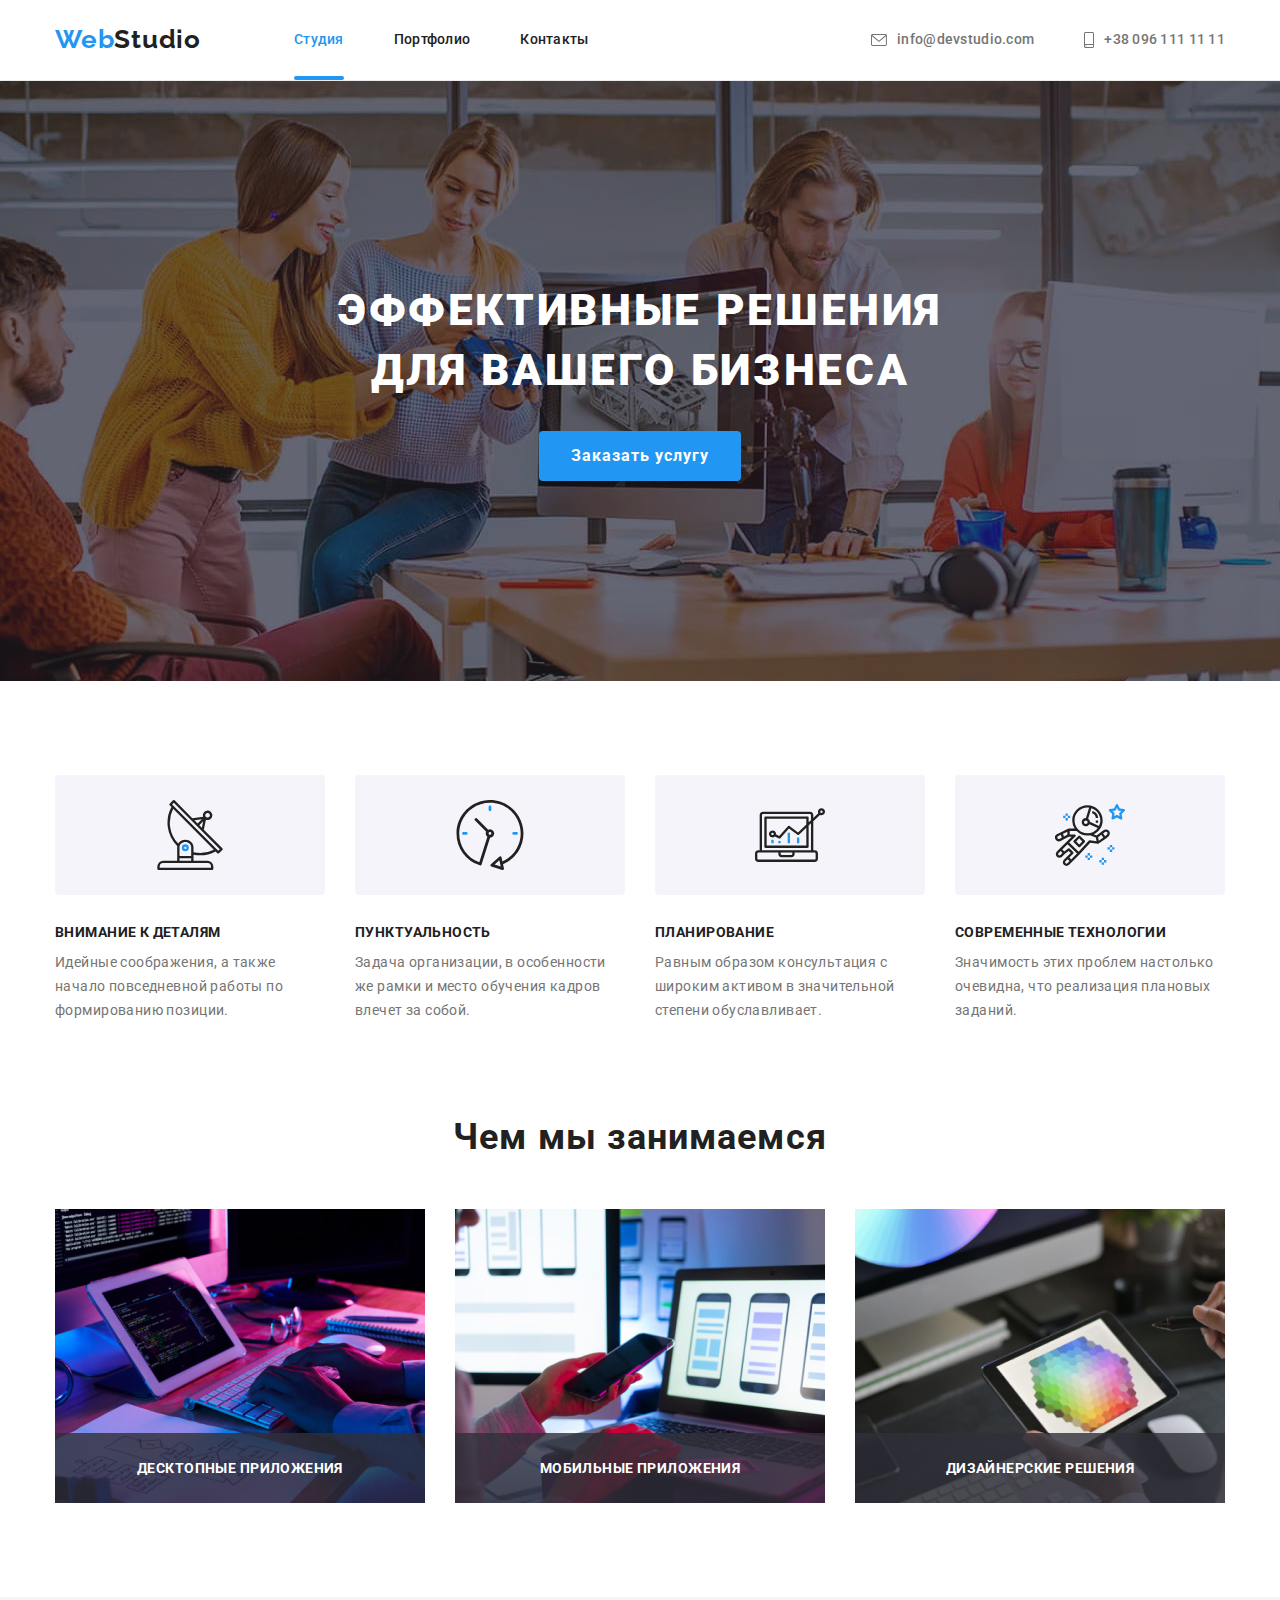
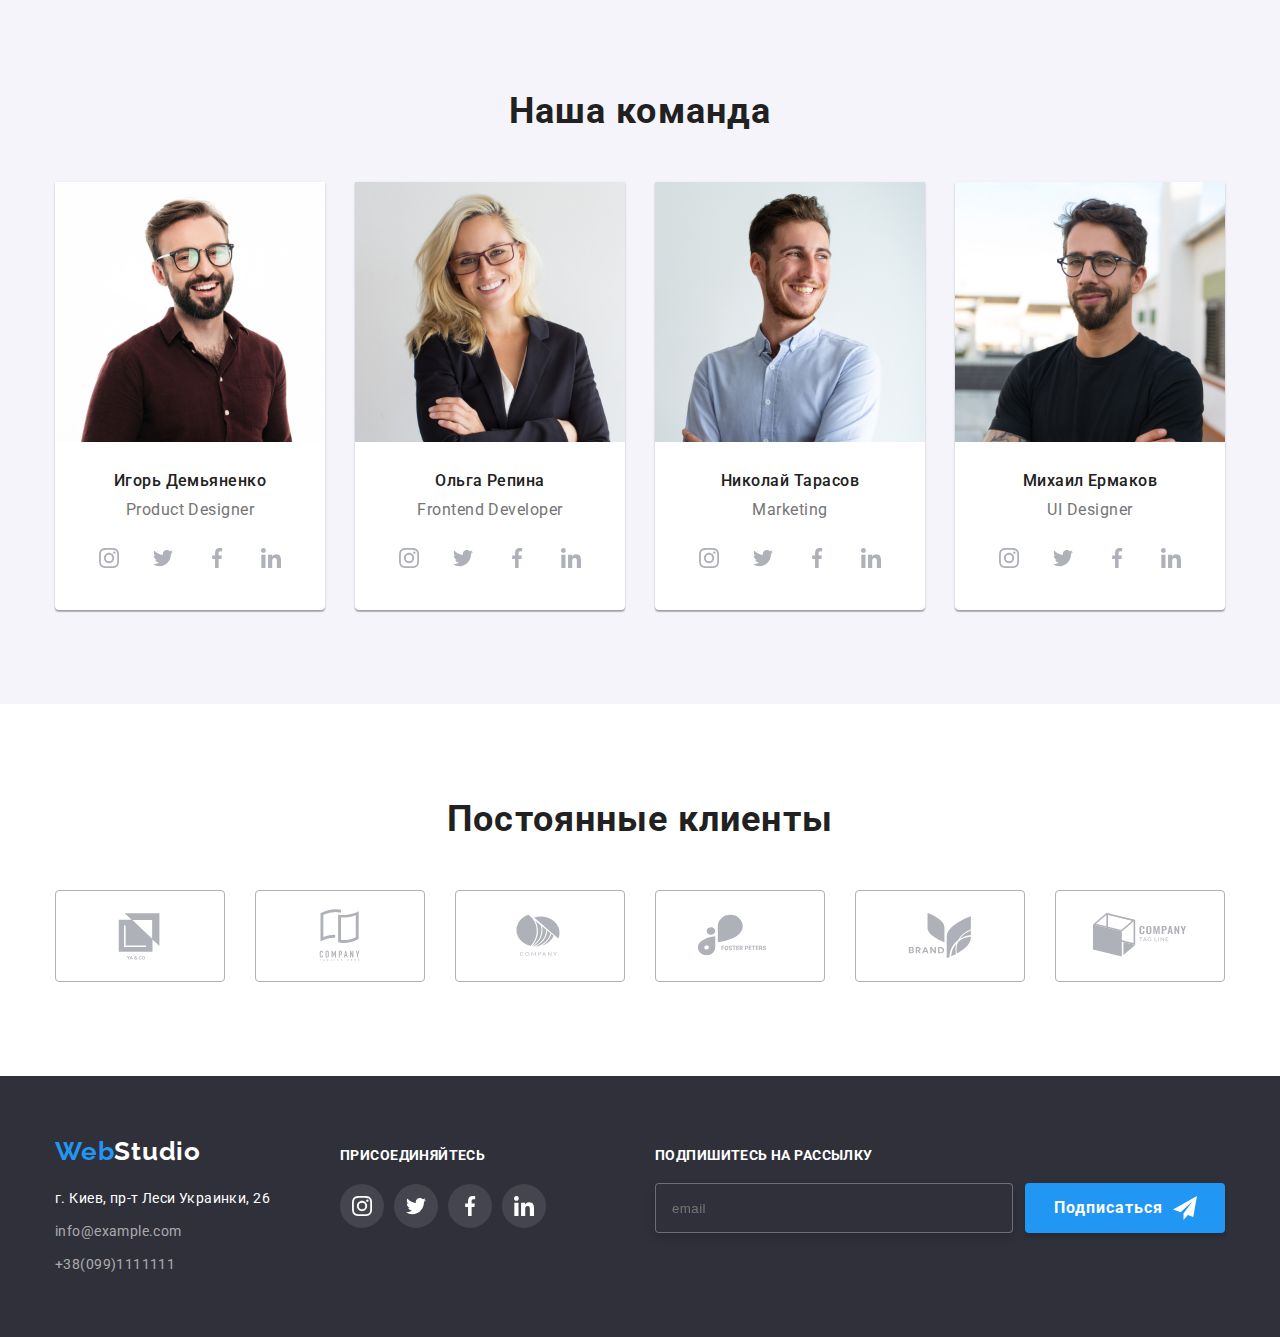
<file: index.html>
<!DOCTYPE html>
<html lang="ru">
  <head>
    <meta charset="UTF-8" />
    <meta http-equiv="X-UA-Compatible" content="IE=edge" />
    <meta name="viewport" content="width=device-width, initial-scale=1.0" />
    <title>ДЗ-7</title>
    <link rel="preconnect" href="https://fonts.googleapis.com" />
    <link rel="preconnect" href="https://fonts.gstatic.com" crossorigin />
    <link href="https://fonts.googleapis.com/css2?family=Raleway:wght@700&family=Roboto:wght@400;500;700;900&display=swap" rel="stylesheet" />
    <link
      rel="stylesheet"
      href="https://cdnjs.cloudflare.com/ajax/libs/modern-normalize/1.1.0/modern-normalize.min.css"
      integrity="sha512-wpPYUAdjBVSE4KJnH1VR1HeZfpl1ub8YT/NKx4PuQ5NmX2tKuGu6U/JRp5y+Y8XG2tV+wKQpNHVUX03MfMFn9Q=="
      crossorigin="anonymous"
      referrerpolicy="no-referrer"
    />   
    <link rel="stylesheet" href="./css/main.min.css" />
  </head>
  <body>
    <!-- Шапка сторінки-->
    <header class="header header-line">
      <div class="container header-container">
        <nav class="navigation">
          <a class="logo logo__head link" href="./index.html" lang="en">Web<span class="logo__accent">Studio</span></a>
          <ul class="list navigation__item">
            <li class="navigation__list">
              <a class="navigation__studio link line" href="./index.html">Студия </a>
            </li>
            <li class="navigation__list">
              <a class="navigation__portfo link" href="./portfolio.html">Портфолио</a>
            </li>
            <li class="navigation__list">
              <a class="navigation__contact link" href="">Контакты</a>
            </li>
          </ul>
        </nav>
        <ul class="list contacts">
          <li class="contacts__list">
            <a class="contacts__mail link" href="info@devstudio.com">
              <svg class="contacts__icon" width="16" height="12">
                <use href="./images/symbol-defs2.svg#icon-envelope-hover"></use>
              </svg>
              info@devstudio.com
            </a>
          </li>
          <li class="contacts__list">
            <a class="contacts__telefon link" href="tel:0961111111">
              <svg class="contacts__icon" width="10" height="16">
                <use href="./images/symbol-defs2.svg#icon-smartphone"></use></svg>+38 096 111 11 11</a>
          </li>
        </ul>
      </div>
    </header>
    <!--Герой-->
    <main>
      <section class="section section--background">
        <div class="container hero hero__container">
          <h1 class="hero__title">Эффективные решения для вашего бизнеса</h1>
          <button class="buttons" type="button" data-modal-open>Заказать услугу</button>
        </div>
      </section>
      <!--Особенности-->
      <section class="section">
        <div class="container features">
          <h2 class="visually-hidden  features__title">Особливості</h2>
          <ul class="features__item list">
            <li class="features__list features__list--position">
              <div class="icon icon__container">
                <svg class="icon__svg" width="70" height="70">
                  <use href="./images/symbol-defs2.svg#icon-antenna-1"></use>
                </svg>
              </div>
              <h3 class="advantage">Внимание к деталям</h3>
              <p class="advantage__description">Идейные соображения, а также начало повседневной работы по формированию позиции.</p>
            </li>
            <li class="features__list features__list--position">
              <div class="icon icon__container">
                <svg class="icon__svg" width="70" height="70">
                  <use href="./images/symbol-defs2.svg#icon-clock-1"></use>
                </svg>
              </div>
              <h3 class="advantage">Пунктуальность</h3>
              <p class="advantage__description">Задача организации, в особенности же рамки и место обучения кадров влечет за собой.</p>
            </li>
            <li class="features__list features__list--position">
              <div class="icon icon__container">
                <svg class="icon__svg" width="70" height="70">
                  <use href="./images/symbol-defs2.svg#icon-diagram-1"></use>
                </svg>
              </div>
              <h3 class="advantage">Планирование</h3>
              <p class="advantage__description">Равным образом консультация с широким активом в значительной степени обуславливает.</p>
            </li>
            <li class="features__list features__list--position">
              <div class="icon icon__container">
                <svg class="icon__svg" width="70" height="70">
                  <use href="./images/symbol-defs2.svg#icon-astronaut-1"></use>
                </svg>
              </div>
              <h3 class="advantage">Современные технологии</h3>
              <p class="advantage__description">Значимость этих проблем настолько очевидна, что реализация плановых заданий.</p>
            </li>
          </ul>
        </div>
      </section>
      <section class="section section__container">
        <div class="container">
          <h2 class="heading">Чем мы занимаемся</h2>
          <ul class="product">
            <li class="product__list">
              <img class="product__img" src="./images/img.jpg" alt="Набор текста на компе" width="370" />
              <p class="product__text">Десктопные приложения</p>
            </li>
            <li class="product__list">
              <img class="product__img" src="./images/img-1.jpg" alt="Связь телефона с комп" width="370" />
              <p class="product__text">Мобильные приложения</p>
            </li>
            <li class="product__list">
              <img class="product__img" src="./images/img-2.jpg" alt="связь с планшетом" width="370" />
              <p class="product__text">Дизайнерские решения</p>
            </li>
          </ul>
        </div>
      </section>
      <section class="team section">
        <div class="container">
          <h2 class="section__title">Наша команда</h2>
          <ul class="team__list">
            <li class="team__item">
              <img class="team__photo" src="./images/Игорь.jpg" alt="Игорь Демьяненко" width="270" height="260" />
              <div class="team__content">
                <h3 class="team__name">Игорь Демьяненко</h3>
                <p class="team__occupation" lang="en">Product Designer</p>
                <ul class="social-networks">
                  <li class="social-networks__item list">
                    <a class="social-networks__links" href="" target="_blank" aria-label="Instagram">
                      <svg class="social-networks__icon" width="20" height="20">
                        <use href="./images/symbol-defs2.svg#icon-instagram-2"></use>
                      </svg>
                    </a>
                  </li>
                  <li class="social-networks__item list">
                    <a class="social-networks__links" href="" target="_blank" aria-label="Twitter"
                      ><svg class="social-networks__icon" width="20" height="20">
                        <use href="./images/symbol-defs2.svg#icon-twitter-1"></use></svg                    ></a>
                  </li>
                  <li class="social-networks__item list">
                    <a class="social-networks__links" href="" target="_blank" aria-label="Fb">
                      <svg class="social-networks__icon" width="20" height="20">
                        <use href="./images/symbol-defs2.svg#icon-facebook-1"></use></svg                    ></a>
                  </li>
                  <li class="social-networks__item list">
                    <a class="social-networks__links" href="" target="_blank" aria-label="In"
                      ><svg class="social-networks__icon" width="20" height="20">
                        <use href="./images/symbol-defs2.svg#icon-linkedin-1"></use>
                      </svg>
                    </a>
                  </li>
                </ul>
              </div>
            </li>
            <li class="team__item">
              <img class="team__photo" src="./images/Ольга.jpg" alt="Ольга Репина" width="270" height="260" />
              <div class="team__content">
                <h3 class="team__name">Ольга Репина</h3>
                <p class="team__occupation" lang="en">Frontend Developer</p>
                <ul class="social-networks">
                  <li class="social-networks__item list">
                    <a class="social-networks__links" href="" target="_blank" aria-label="Instagram">
                      <svg class="social-networks__icon" width="20" height="20">
                        <use href="./images/symbol-defs2.svg#icon-instagram-2"></use>
                      </svg>
                    </a>
                  </li>
                  <li class="social-networks__item list">
                    <a class="social-networks__links" href="" target="_blank" aria-label="Twitter"
                      ><svg class="social-networks__icon" width="20" height="20">
                        <use href="./images/symbol-defs2.svg#icon-twitter-1"></use></svg                    ></a>
                  </li>
                  <li class="social-networks__item list">
                    <a class="social-networks__links" href="" target="_blank" aria-label="Fb">
                      <svg class="social-networks__icon" width="20" height="20">
                        <use href="./images/symbol-defs2.svg#icon-facebook-1"></use></svg                    ></a>
                  </li>
                  <li class="social-networks__item list">
                    <a class="social-networks__links" href="" target="_blank" aria-label="In"
                      ><svg class="social-networks__icon" width="20" height="20">
                        <use href="./images/symbol-defs2.svg#icon-linkedin-1"></use>
                      </svg>
                    </a>
                  </li>
                </ul>
              </div>
            </li>
            <li class="team__item">
              <img class="team__photo" src="./images/Николай.jpg" alt="Николай Тарасов" width="270" height="260" />
              <div class="team__content">
                <h3 class="team__name">Николай Тарасов</h3>
                <p class="team__occupation" lang="en">Marketing</p>
                <ul class="social-networks">
                  <li class="social-networks__item list">
                    <a class="social-networks__links" href="" target="_blank" aria-label="Instagram">
                      <svg class="social-networks__icon" width="20" height="20">
                        <use href="./images/symbol-defs2.svg#icon-instagram-2"></use>
                      </svg>
                    </a>
                  </li>
                  <li class="social-networks__item list">
                    <a class="social-networks__links" href="" target="_blank" aria-label="Twitter"
                      ><svg class="social-networks__icon" width="20" height="20">
                        <use href="./images/symbol-defs2.svg#icon-twitter-1"></use></svg></a>
                  </li>
                  <li class="social-networks__item list">
                    <a class="social-networks__links" href="" target="_blank" aria-label="Fb">
                      <svg class="social-networks__icon" width="20" height="20">
                        <use href="./images/symbol-defs2.svg#icon-facebook-1"></use></svg></a>
                  </li>
                  <li class="social-networks__item list">
                    <a class="social-networks__links" href="" target="_blank" aria-label="In"
                      ><svg class="social-networks__icon" width="20" height="20">
                        <use href="./images/symbol-defs2.svg#icon-linkedin-1"></use>
                      </svg>
                    </a>
                  </li>
                </ul>
              </div>
            </li>
            <li class="team__item">
              <img class="team__photo" src="./images/Михаил.jpg" alt="Михаил Ермаков" width="270" height="260" />
              <div class="team__content">
                <h3 class="team__name">Михаил Ермаков</h3>
                <p class="team__occupation" lang="en">UI Designer</p>
                <ul class="social-networks">
                  <li class="social-networks__item list">
                    <a class="social-networks__links" href="" target="_blank" aria-label="Instagram">
                      <svg class="social-networks__icon" width="20" height="20">
                        <use href="./images/symbol-defs2.svg#icon-instagram-2"></use>
                      </svg>
                    </a>
                  </li>
                  <li class="social-networks__item list">
                    <a class="social-networks__links" href="" target="_blank" aria-label="Twitter"
                      ><svg class="social-networks__icon" width="20" height="20">
                        <use href="./images/symbol-defs2.svg#icon-twitter-1"></use></svg></a>
                  </li>
                  <li class="social-networks__item list">
                    <a class="social-networks__links" href="" target="_blank" aria-label="Fb">
                      <svg class="social-networks__icon" width="20" height="20">
                        <use href="./images/symbol-defs2.svg#icon-facebook-1"></use></svg></a>
                  </li>
                  <li class="social-networks__item list">
                    <a class="social-networks__links" href="" target="_blank" aria-label="In"
                      ><svg class="social-networks__icon" width="20" height="20">
                        <use href="./images/symbol-defs2.svg#icon-linkedin-1"></use>
                      </svg>
                    </a>
                  </li>
                </ul>
              </div>
            </li>
          </ul>
        </div>
      </section>
      <!-- Постоянные клиенты -->
      <section class="section">
        <div class="container clients">
          <h2 class="clients__text">Постоянные клиенты</h2>
          <ul class="clients__content list">
            <li class="clients__list link">
              <a class="clients__link" href="">
                <svg class="clients__logo" width="106" height="60">
                  <use href="./images/symbol-defs2.svg#icon-Logo-1"></use>
                </svg>
              </a>
            </li>
            <li class="clients__list link">
              <a class="clients__link" href="">
                <svg class="clients__logo" width="106" height="60">
                  <use href="./images/symbol-defs2.svg#icon-Logo-2"></use>
                </svg>
              </a>
            </li>
            <li class="clients__list link">
              <a class="clients__link" href="">
                <svg class="clients__logo" width="106" height="60">
                  <use href="./images/symbol-defs2.svg#icon-Logo-3"></use>
                </svg>
              </a>
            </li>
            <li class="clients__list link">
              <a class="clients__link" href="">
                <svg class="clients__logo" width="106" height="60">
                  <use href="./images/symbol-defs2.svg#icon-Logo-4"></use>
                </svg>
              </a>
            </li>
            <li class="clients__list link">
              <a class="clients__link" href="">
                <svg class="clients__logo" width="106" height="60">
                  <use href="./images/symbol-defs2.svg#icon-Logo-5"></use>
                </svg>
              </a>
            </li>
            <li class="clients__list link">
              <a class="clients__link" href="">
                <svg class="clients__logo" width="106" height="60">
                  <use href="./images/symbol-defs2.svg#icon-Logo-6"></use>
                </svg>
              </a>
            </li>
          </ul>
        </div>
      </section>
    </main>
    <!--нижній колонтитул-->
    <footer class="page-footer">
      <div class="container page-footer__container">
        <div class="page-footer__pane">
          <a class="logo logo__bottom link" href="./index.html" lang="en">Web<span class="logo logo__bottom--accent">Studio</span></a>
          <address class="page-footer-address">
            <ul class="page-footer-address__list">
              <li class="page-footer-address__name">г. Киев, пр-т Леси Украинки, 26</li>
              <li class="page-footer-address__name">
                <a class="page-footer-address__mail link" href="info@example.com">info@example.com</a>
              </li>
              <li class="page-footer-address__name">
                <a class="page-footer-address__phone link" href="+380991111111">+38(099)1111111</a>
              </li>
            </ul>
          </address>
        </div>
        <div class="accede">
          <p class="accede__text">ПРИСОЕДИНЯЙТЕСЬ</p>
          <ul class="accede__social">
            <li class="accede__list list">
              <a class="accede__link" href="" target="_blank" aria-label="Instagram">
                <svg class="accede__icon" width="20" height="20">
                  <use href="./images/symbol-defs2.svg#icon-instagram-2"></use>
                </svg>
              </a>
            </li>
            <li class="accede__list list">
              <a class="accede__link" href="" target="_blank" aria-label="Twitter"
                ><svg class="accede__icon" width="20" height="20">
                  <use href="./images/symbol-defs2.svg#icon-twitter-1"></use></svg></a>
            </li>
            <li class="accede__list list">
              <a class="accede__link" href="" target="_blank" aria-label="Fb">
                <svg class="accede__icon" width="20" height="20">
                  <use href="./images/symbol-defs2.svg#icon-facebook-1"></use></svg></a>
            </li>
            <li class="accede__list list">
              <a class="accede__link" href="" target="_blank" aria-label="In"
                ><svg class="accede__icon" width="20" height="20">
                  <use href="./images/symbol-defs2.svg#icon-linkedin-1"></use>
                </svg>
              </a>
            </li>
          </ul>
        </div>
        <div class="subscribe">
          <p class="subscribe__text">ПОДПИШИТЕСЬ НА РАССЫЛКУ</p>
          <form class="subscribe__mode">
            <input class="subscribe__input" type="email" name="email-footer" placeholder="email" autocomplete="on" />
            <button class="subscribe-buttons" type="submit">
              Подписаться
              <svg class="subscribe-buttons__icon" width="24" height="24">
                <use href="./images/symbol-defs.svg#icon-icon-send"></use>
              </svg>
            </button>
          </form>
        </div>
      </div>
    </footer>
    <!--модальне вікно-->
    <div class="backdrop is-hidden" data-modal>
      <div class="modal">
        <button class="btn-modal-close" data-modal-close>
          <svg width="18" height="18">
            <use href="./images/symbol-defs.svg#icon-close-black-18dp-2-1"></use>
          </svg>
        </button>
        <form class="modal-form">
          <p class="contact-modal">Оставьте свои данные, мы вам перезвоним</p>
          <label class="username-label"> Имя</label>
          <div class="username">
            <input type="text" name="username" autofocus class="username-input" required />
            <svg class="username-svg" width="18" height="18">
              <use href="./images/symbol-defs.svg#icon---18dp-1"></use>
            </svg>
          </div>
          <label class="username-label">Телефон</label>
          <div class="username">
            <input type="tel" name="tel"  class="username-input" />
            <svg class="username-svg" width="18" height="18">
              <use href="./images/symbol-defs.svg#icon-phone-black-18dp-1"></use>
            </svg>
          </div>
          <label class="username-label">Пошта</label>
          <div class="username">
            <input class="username-input" type="email" name="email"/>
            <svg class="username-svg" width="18" height="18">
              <use href="./images/symbol-defs.svg#icon-email-black-18dp-1"></use>
            </svg>
          </div>          
          <label class="username-label"> Коментарий </label>
          <textarea class="textarea-user" name="feedback" rows="5" placeholder="Введите текст"></textarea>
          <label class="label-checkbox">
            <input class="checkbox visually-hidden" type="checkbox" name="conditions" />
            <svg class="custome-icon" width="16" height="15">
              <use href="./images/symbol-defs.svg#icon-Vector"></use>
            </svg>
            Соглашаюсь с рассылкой и принимаю
            <a class="document" href=""> Условия договора</a>
          </label>
          <button class="button-modal" type="submit">Отправить</button>
        </form>
      </div>
    </div>
    <script src="./js/modal.js"></script>
  </body>
</html>
</file>
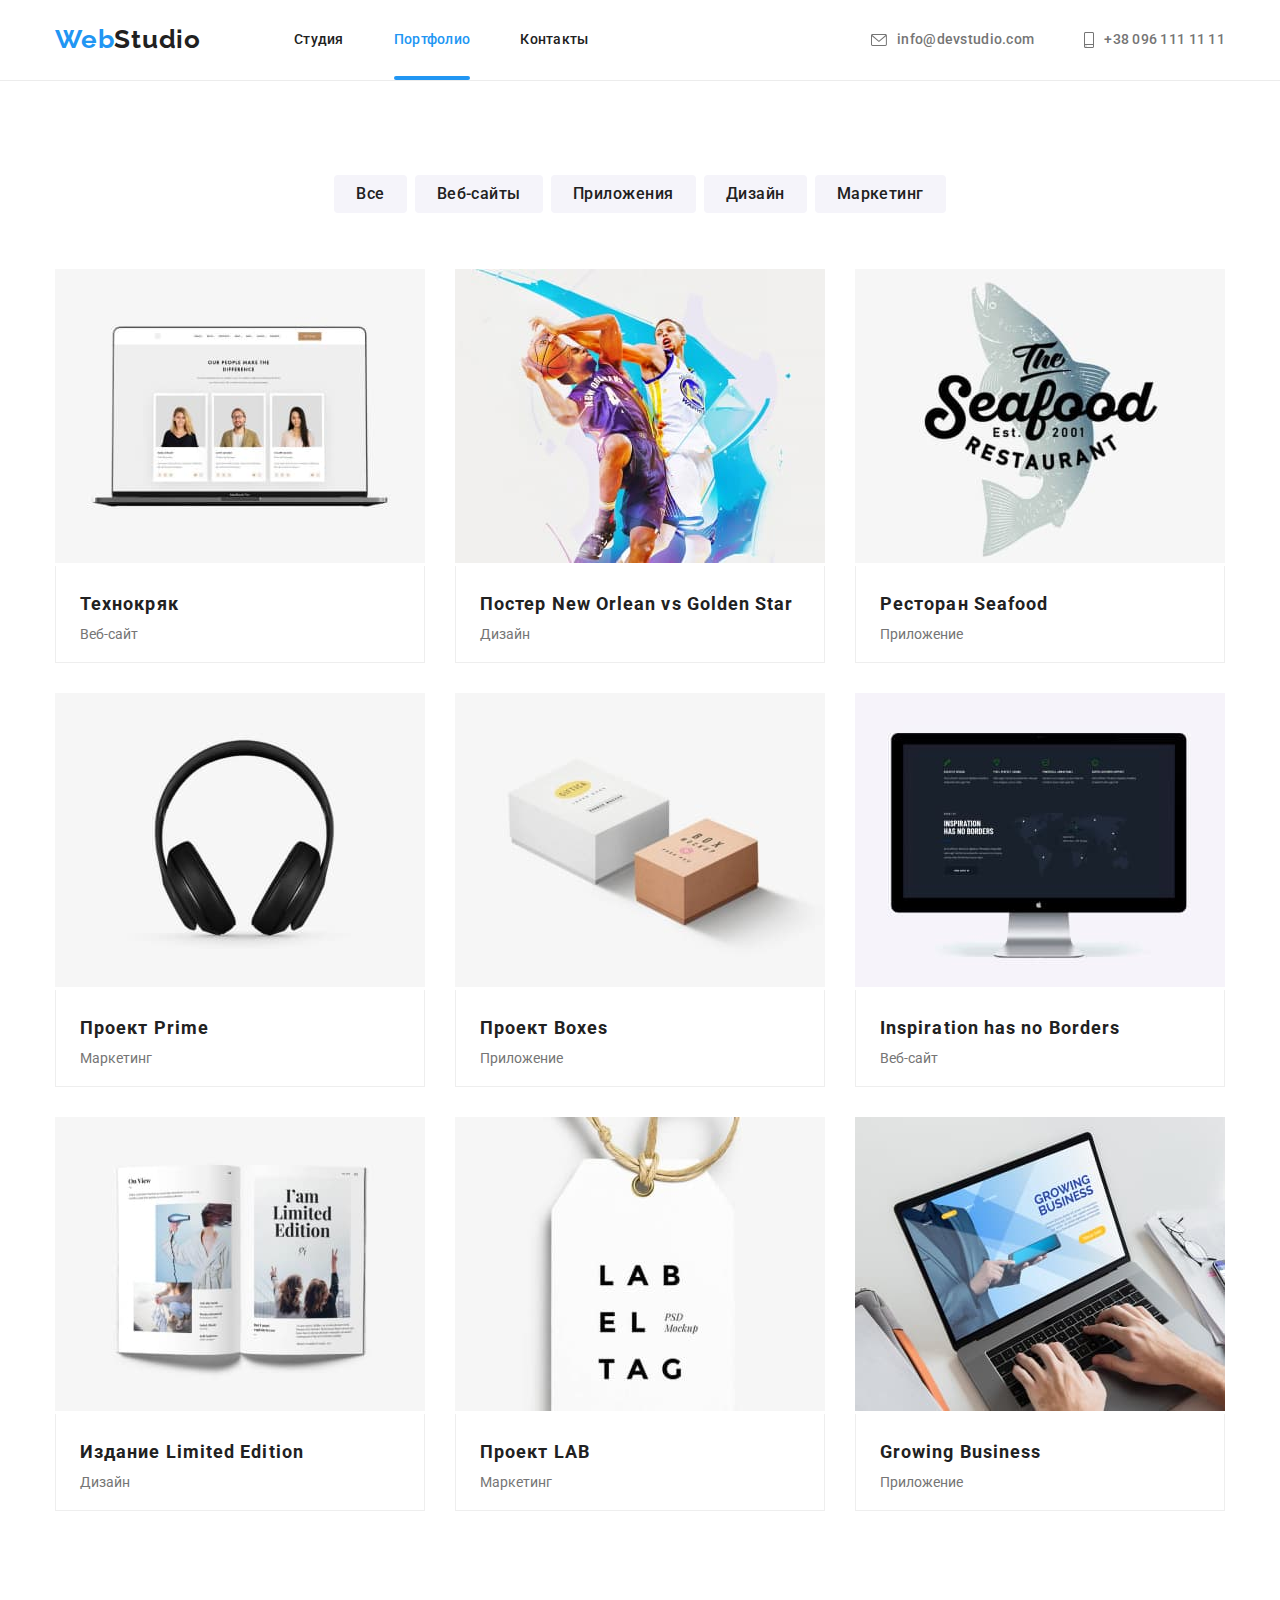
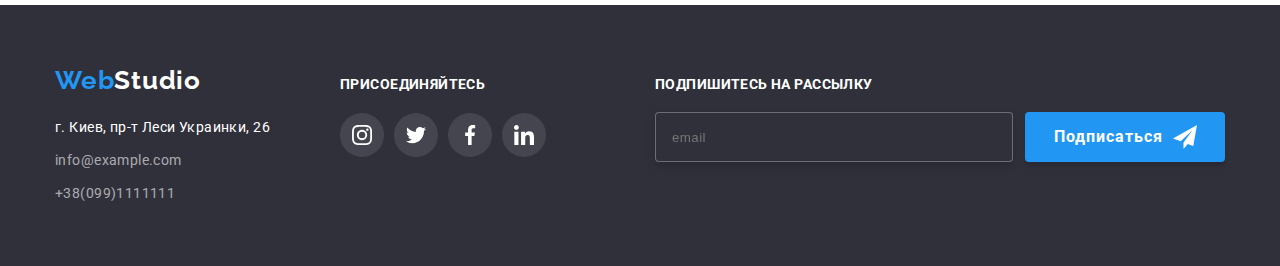
<file: portfolio.html>
<!DOCTYPE html>
<html lang="ru">

<head>
  <meta charset="UTF-8" />
  <meta http-equiv="X-UA-Compatible" content="IE=edge" />
  <meta name="viewport" content="width=device-width, initial-scale=1.0" />
  <title>ДЗ-7</title>
  <link rel="preconnect" href="https://fonts.googleapis.com" />
  <link rel="preconnect" href="https://fonts.gstatic.com" crossorigin />
  <link href="https://fonts.googleapis.com/css2?family=Raleway:wght@700&family=Roboto:wght@400;500;700;900&display=swap"
    rel="stylesheet" />
  <link rel="stylesheet" href="https://cdnjs.cloudflare.com/ajax/libs/modern-normalize/1.1.0/modern-normalize.min.css"
    integrity="sha512-wpPYUAdjBVSE4KJnH1VR1HeZfpl1ub8YT/NKx4PuQ5NmX2tKuGu6U/JRp5y+Y8XG2tV+wKQpNHVUX03MfMFn9Q=="
    crossorigin="anonymous" referrerpolicy="no-referrer" />  
  <link rel="stylesheet" href="./css/main.min.css" />
</head>
<body>
  <!-- Шапка сторінки-->
  <header class="header header-line">
    <div class="container header-container">
      <nav class="navigation">
        <a class="logo logo__head link" href="./index.html" lang="en">Web<span class="logo__accent">Studio</span></a>
        <ul class="list navigation__item">
          <li class="navigation__list">
            <a class="navigation__studio--noaccent link" href="./index.html">Студия</a>
          </li>
          <li class="navigation__list">
            <a class="navigation__portfo--accent link line" href="./portfolio.html">Портфолио</a>
          </li>
          <li class="navigation__list">
            <a class="navigation__contact link" href="">Контакты</a>
          </li>
        </ul>
      </nav>
      <ul class="list contacts">
        <li class="contacts__list">
          <a class="contacts__mail link" href="info@devstudio.com">
            <svg class="contacts__icon" width="16" height="12">
              <use href="./images/symbol-defs2.svg#icon-envelope-hover"></use>
            </svg>
            info@devstudio.com
          </a>
        </li>
        <li class="contacts__list">
          <a class="contacts__telefon link" href="tel:0961111111">
            <svg class="contacts__icon" width="10" height="16">
              <use href="./images/symbol-defs2.svg#icon-smartphone"></use>
            </svg>
            +38 096 111 11 11</a>
        </li>
      </ul>
    </div>
  </header>
  <!--Герой-->
  <main>
    <section class="section">
      <div class="container">
        <h1 class="services visually-hidden">Услуги</h1>
        <ul class="list services__buttons">
          <li class="buttons-list">
            <button class="buttons-portfolio link" type="button">Все</button>
          </li>
          <li class="buttons-list">
            <button class="buttons-portfolio" type="button">Веб-сайты</button>
          </li>
          <li class="buttons-list">
            <button class="buttons-portfolio" type="button">
              Приложения
            </button>
          </li>
          <li class="buttons-list">
            <button class="buttons-portfolio" type="button">Дизайн</button>
          </li>
          <li class="buttons-list">
            <button class="buttons-portfolio" type="button">Маркетинг</button>
          </li>
        </ul>
        <ul class="services-card">
          <li class="services-card__list">
            <a class="services-card__links link" href="./portfolio.html">
              <div class="overlay">
                <img src="./images/img.portfolio/Технокряк.jpg" alt="Технокряк" width="370" height="294" />
                <div class="services-overlay">
                  <p>
                    Ресурс предлагает комплексные предложения с разным уровнем
                    функционала и сервисов. Все это позволит посетителю
                    получить исчерпывающие сведения о компании или частном
                    лице.
                  </p>
                </div>
              </div>
              <div class="services-text">
                <h2 class="services-text__name">Технокряк</h2>
                <p class="services-text__type">Bеб-сайт</p>
              </div>
            </a>
          </li>
          <li class="services-card__list">
            <a class="services-card__links link" href="./portfolio.html">
              <div class="overlay">
                <img src="./images/img.portfolio/ПостерNewOrlea.jpg" alt="Постер New Orlean vs Golden Star" width="370"
                  height="294" />
                <div class="services-overlay">
                  <p>
                    Ресурс предлагает комплексные предложения с разным уровнем
                    функционала и сервисов. Все это позволит посетителю
                    получить исчерпывающие сведения о компании или частном
                    лице.
                  </p>
                </div>
              </div>
              <div class="services-text">
                <h2 class="services-text__name">
                  Постер <span lang="en"> New Orlean vs Golden Star</span>
                </h2>
                <p class="services-text__type">Дизайн</p>
              </div>
            </a>
          </li>
          <li class="services-card__list">
            <a class="services-card__links link" href="./portfolio.html">
              <div class="overlay">
                <img src="./images/img.portfolio/РесторанSeafood.jpg" alt="Ресторан
            Seafood" width="370" height="294" />
                <div class="services-overlay">
                  <p>
                    Ресурс предлагает комплексные предложения с разным уровнем
                    функционала и сервисов. Все это позволит посетителю
                    получить исчерпывающие сведения о компании или частном
                    лице.
                  </p>
                </div>
              </div>
              <div class="services-text">
                <h2 class="services-text__name">
                  Ресторан <span lang="en"> Seafood</span>
                </h2>
                <p class="services-text__type">Приложение</p>
              </div>
            </a>
          </li>
          <li class="services-card__list">
            <a class="services-card__links link" href="./portfolio.html">
              <div class="overlay">
                <img src="./images/img.portfolio/ПроектPrime.jpg" alt="Проект Prime" width="370" height="294" />
                <div class="services-overlay">
                  <p>
                    Ресурс предлагает комплексные предложения с разным уровнем
                    функционала и сервисов. Все это позволит посетителю
                    получить исчерпывающие сведения о компании или частном
                    лице.
                  </p>
                </div>
              </div>
              <div class="services-text">
                <h2 class="services-text__name">
                  Проект <span lang="en"> Prime</span>
                </h2>
                <p class="services-text__type">Маркетинг</p>
              </div>
            </a>
          </li>
          <li class="services-card__list">
            <a class="services-card__links link" href="./portfolio.html">
              <div class="overlay">
                <img src="./images/img.portfolio/ПроектBoxes.jpg" alt="Проект Boxes" width="370" height="294" />
                <div class="services-overlay">
                  <p>
                    Ресурс предлагает комплексные предложения с разным уровнем
                    функционала и сервисов. Все это позволит посетителю
                    получить исчерпывающие сведения о компании или частном
                    лице.
                  </p>
                </div>
              </div>
              <div class="services-text">
                <h2 class="services-text__name">
                  Проект <span lang="en"> Boxes</span>
                </h2>
                <p class="services-text__type">Приложение</p>
              </div>
            </a>
          </li>
          <li class="services-card__list">
            <a class="services-card__links link" href="./portfolio.html">
              <div class="overlay">
                <img src="./images/img.portfolio/InspirationhasnoBorders.jpg" alt="Inspiration has no Borders"
                  width="370" height="294" />
                <div class="services-overlay">
                  <p>
                    Ресурс предлагает комплексные предложения с разным уровнем
                    функционала и сервисов. Все это позволит посетителю
                    получить исчерпывающие сведения о компании или частном
                    лице.
                  </p>
                </div>
              </div>
              <div class="services-text">
                <h2 class="services-text__name">
                  <span lang="en"> Inspiration has no Borders </span>
                </h2>
                <p class="services-text__type">Bеб-сайт</p>
              </div>
            </a>
          </li>
          <li class="services-card__list">
            <a class="services-card__links link" href="./portfolio.html">
              <div class="overlay">
                <img src="./images/img.portfolio/ИзданиеLimitedEdition.jpg" alt="Издание Limited Edition" width="370"
                  height="294" />
                <div class="services-overlay">
                  <p>
                    Ресурс предлагает комплексные предложения с разным уровнем
                    функционала и сервисов. Все это позволит посетителю
                    получить исчерпывающие сведения о компании или частном
                    лице.
                  </p>
                </div>
              </div>
              <div class="services-text">
                <h2 class="services-text__name">
                  Издание <span lang="en"> Limited Edition</span>
                </h2>
                <p class="services-text__type">Дизайн</p>
              </div>
            </a>
          </li>
          <li class="services-card__list">
            <a class="services-card__links link" href="./portfolio.html">
              <div class="overlay">
                <img src="./images/img.portfolio/ПроектLAB.jpg" alt="Проект LAB" width="370" height="294" />
                <div class="services-overlay">
                  <p>
                    Ресурс предлагает комплексные предложения с разным уровнем
                    функционала и сервисов. Все это позволит посетителю
                    получить исчерпывающие сведения о компании или частном
                    лице.
                  </p>
                </div>
              </div>
              <div class="services-text">
                <h2 class="services-text__name">
                  Проект <span lang="en"> LAB</span>
                </h2>
                <p class="services-text__type">Маркетинг</p>
              </div>
            </a>
          </li>
          <li class="services-card__list">
            <a class="services-card__links link" href="./portfolio.html">
              <div class="overlay">
                <img src="./images/img.portfolio/GrowingBusiness.jpg" alt="Growing
            Business" width="370" height="294" />
                <div class="services-overlay">
                  <p class="overlay-p">
                    Ресурс предлагает комплексные предложения с разным уровнем
                    функционала и сервисов. Все это позволит посетителю
                    получить исчерпывающие сведения о компании или частном
                    лице.
                  </p>
                </div>
              </div>
              <div class="services-text">
                <h2 class="services-text__name">
                  <span lang="en"> Growing Business</span>
                </h2>
                <p class="services-text__type">Приложение</p>
              </div>
            </a>
          </li>
        </ul>
      </div>
    </section>
  </main>
  <!--нижній колонтитул-->
  <footer class="page-footer">
    <div class="container page-footer__container">
      <div class="page-footer__pane">
        <a class="logo logo__bottom link" href="./index.html" lang="en">Web<span
            class="logo logo__bottom--accent">Studio</span></a>
        <address class="page-footer-address">
          <ul class="page-footer-address__list">
            <li class="page-footer-address__name">г. Киев, пр-т Леси Украинки, 26</li>
            <li class="page-footer-address__name">
              <a class="page-footer-address__mail link" href="info@example.com">info@example.com</a>
            </li>
            <li class="page-footer-address__name">
              <a class="page-footer-address__phone link" href="+380991111111">+38(099)1111111</a>
            </li>
          </ul>
        </address>
      </div>
      <div class="accede">
        <p class="accede__text">ПРИСОЕДИНЯЙТЕСЬ</p>
        <ul class="accede__social">
          <li class="accede__list list">
            <a class="accede__link" href="" target="_blank" aria-label="Instagram">
              <svg class="accede__icon" width="20" height="20">
                <use href="./images/symbol-defs2.svg#icon-instagram-2"></use>
              </svg>
            </a>
          </li>
          <li class="accede__list list">
            <a class="accede__link" href="" target="_blank" aria-label="Twitter"><svg class="accede__icon" width="20"
                height="20">
                <use href="./images/symbol-defs2.svg#icon-twitter-1"></use>
              </svg></a>
          </li>
          <li class="accede__list list">
            <a class="accede__link" href="" target="_blank" aria-label="Fb">
              <svg class="accede__icon" width="20" height="20">
                <use href="./images/symbol-defs2.svg#icon-facebook-1"></use>
              </svg></a>
          </li>
          <li class="accede__list list">
            <a class="accede__link" href="" target="_blank" aria-label="In"><svg class="accede__icon" width="20"
                height="20">
                <use href="./images/symbol-defs2.svg#icon-linkedin-1"></use>
              </svg>
            </a>
          </li>
        </ul>
      </div>
      <div class="subscribe">
        <p class="subscribe__text">ПОДПИШИТЕСЬ НА РАССЫЛКУ</p>
        <form class="subscribe__mode">
          <input class="subscribe__input" type="email" name="email-footer" placeholder="email" autocomplete="on" />
          <button class="subscribe-buttons" type="submit">
            Подписаться
            <svg class="subscribe-buttons__icon" width="24" height="24">
              <use href="./images/symbol-defs.svg#icon-icon-send"></use>
            </svg>
          </button>
        </form>
      </div>
    </div>
  </footer>
</body>
</html>
</file>
<file: css/main.min.css>
:root{--primary-text-color: #757575;--primary-text-second-color: #212121;--accent-color: #2196f3;--second-accent-color: #188ce8;--background-color: #ffffff;--background-second-color: #2f303a;--background-light-icon: #f5f4fa;--icon-color: #afb1b8;--icon-background-color: rgba(255, 255, 255, 0.1);--background-modal: rgba(0, 0, 0, 0.2);--header-line: #ececec}*,*::before,*::after{-webkit-box-sizing:border-box;box-sizing:border-box}.visually-hidden{color:var(--background-color);position:absolute;width:1px;height:1px;margin:-1px;border:0;padding:0;white-space:nowrap;-webkit-clip-path:inset(100%);clip-path:inset(100%);clip:rect(0 0 0 0);overflow:hidden}body{-webkit-box-align:center;-ms-flex-align:center;align-items:center;margin:0;font-family:Roboto;font-size:14px;color:var(--primary-text-color)}.header-container{display:-webkit-box;display:-ms-flexbox;display:flex;-webkit-box-align:center;-ms-flex-align:center;align-items:center}.link{text-decoration:none}.list{list-style:none;-webkit-transition-property:color;transition-property:color;-webkit-transition-duration:250ms;transition-duration:250ms;-webkit-transition-timing-function:cubic-bezier(0.4, 0, 0.2, 1);transition-timing-function:cubic-bezier(0.4, 0, 0.2, 1)}.list:hover .list:focus{color:var(--accent-colorw)}.container{width:1200px;padding-right:15px;padding-left:15px;margin-right:auto;margin-left:auto}.section{padding-top:94px;padding-bottom:94px;margin:auto}.section--background{background:var(--background-second-color);padding-top:200px;padding-bottom:200px;height:600px;max-width:1600px;margin-left:auto;margin-right:auto;background-image:-webkit-gradient(linear, left top, right top, from(rgba(47,48,58,0.4)), to(rgba(47,48,58,0.4))),url(../images/comanda.jpg);background-image:linear-gradient(to right, rgba(47,48,58,0.4), rgba(47,48,58,0.4)),url(../images/comanda.jpg);background-position:center;background-repeat:no-repeat}.logo{font-family:'Raleway';font-style:normal;font-weight:700;font-size:26px;line-height:1.19;letter-spacing:0.03em;color:var(--accent-color)}.logo__head{padding-top:24px;padding-bottom:25px;margin-right:93px}.logo__accent{color:var(--primary-text-second-color)}.logo__bottom{display:block;margin-bottom:20px}.logo__bottom--accent{color:var(--background-color)}.social-networks{display:-webkit-box;display:-ms-flexbox;display:flex;-webkit-box-pack:center;-ms-flex-pack:center;justify-content:center;margin:0;padding:0}.social-networks__links{padding:0;margin:0;display:-webkit-box;display:-ms-flexbox;display:flex;-webkit-box-pack:center;-ms-flex-pack:center;justify-content:center;-webkit-box-align:center;-ms-flex-align:center;align-items:center;width:44px;height:44px;background-color:var(--background-color);border-radius:50%;-webkit-transition-property:background-color;transition-property:background-color;-webkit-transition-duration:250ms;transition-duration:250ms;-webkit-transition-timing-function:cubic-bezier(0.4, 0, 0.2, 1);transition-timing-function:cubic-bezier(0.4, 0, 0.2, 1)}.social-networks__links:hover,.social-networks__links:focus{background-color:var(--accent-color)}.social-networks__item:not(:last-child){margin-right:10px}.social-networks__icon{fill:var(--icon-color)}.social-networks__links .social-networks__icon{-webkit-transition-property:fill;transition-property:fill;-webkit-transition-duration:250ms;transition-duration:250ms;-webkit-transition-timing-function:cubic-bezier(0.4, 0, 0.2, 1);transition-timing-function:cubic-bezier(0.4, 0, 0.2, 1)}.social-networks__links:hover .social-networks__icon{fill:var(--background-color)}.social-networks__links:focus .social-networks__icon{fill:var(--background-color)}.accede{margin-right:auto}.accede__text{margin-top:0;margin-bottom:20px;font-family:'Roboto';font-style:normal;font-weight:700;font-size:14px;line-height:1.14;letter-spacing:0.03em;text-transform:uppercase;color:var(--background-color)}.accede__social{display:-webkit-box;display:-ms-flexbox;display:flex;-webkit-box-pack:center;-ms-flex-pack:center;justify-content:center;padding:0;margin:0}.accede__link{display:-webkit-box;display:-ms-flexbox;display:flex;-webkit-box-pack:center;-ms-flex-pack:center;justify-content:center;-webkit-box-align:center;-ms-flex-align:center;align-items:center;width:44px;height:44px;background-color:var(--icon-background-color);border-radius:50%;-webkit-transition-property:background-color;transition-property:background-color;-webkit-transition-duration:250ms;transition-duration:250ms;-webkit-transition-timing-function:cubic-bezier(0.4, 0, 0.2, 1);transition-timing-function:cubic-bezier(0.4, 0, 0.2, 1)}.accede__link:hover,.accede__link:focus{background-color:var(--accent-color)}.accede__list.list:not(:last-child){margin-right:10px}.accede__link:hover .accede__icon{fill:var(--background-color)}.accede__link:focus .accede__icon{fill:var(--background-color)}.accede__icon{fill:var(--background-color)}.accede__icon:hover,.accede__icon:focus{fill:var(--background-color)}.backdrop{position:fixed;top:0;left:0;height:100%;width:100%;background:var(--background-modal);-webkit-transition:opacity 250ms, visibility 250ms;transition:opacity 250ms, visibility 250ms}.modal{padding:40px;position:absolute;width:528px;height:581px;-webkit-transform:translate(-50%, -50%);transform:translate(-50%, -50%);top:50%;left:50%;background:var(--background-color);-webkit-box-shadow:0px 1px 3px rgba(0,0,0,0.12),0px 1px 1px rgba(0,0,0,0.14),0px 2px 1px rgba(0,0,0,0.2);box-shadow:0px 1px 3px rgba(0,0,0,0.12),0px 1px 1px rgba(0,0,0,0.14),0px 2px 1px rgba(0,0,0,0.2);border-radius:4px}.backdrop.is-hidden{opacity:0;pointer-events:none;visibility:hidden;scale:2;-webkit-transition:opacity 250ms, visibility 250ms;transition:opacity 250ms, visibility 250ms}.btn-modal-close{position:absolute;top:8px;right:8px;display:-webkit-box;display:-ms-flexbox;display:flex;-webkit-box-pack:center;-ms-flex-pack:center;justify-content:center;-webkit-box-align:center;-ms-flex-align:center;align-items:center;-webkit-transition:opacity 250ms, visibility 250ms;transition:opacity 250ms, visibility 250ms;padding:0;width:30px;height:30px;background:var(--background-color);border:1px solid rgba(0,0,0,0.1);border-radius:50px}.btn-modal-close:hover,.btn-modal-close:focus{fill:var(--accent-color)}.contact-modal{margin:0 0 12px 0;font-family:'Roboto';font-style:normal;font-weight:700;font-size:20px;line-height:23px;text-align:center;letter-spacing:0.03em;color:var(--primary-text-second-color)}.modal-form{display:-webkit-box;display:-ms-flexbox;display:flex;-webkit-box-orient:vertical;-webkit-box-direction:normal;-ms-flex-direction:column;flex-direction:column}.buttons{padding-top:10px;padding-right:32px;padding-bottom:10px;padding-left:32px;border:none;margin:auto;font-family:inherit;font-weight:700;font-size:16px;line-height:1.87;display:-webkit-box;display:-ms-flexbox;display:flex;-webkit-box-align:center;-ms-flex-align:center;align-items:center;text-align:center;letter-spacing:0.06em;color:var(--background-color);background:var(--accent-color);-webkit-box-shadow:0px 4px 4px rgba(0,0,0,0.15);box-shadow:0px 4px 4px rgba(0,0,0,0.15);border-radius:4px}.username-label{margin-bottom:4px;font-family:'Roboto';font-style:normal;font-weight:400;font-size:12px;line-height:14px;letter-spacing:0.01em;color:var(--primary-text-color)}.username{display:-webkit-box;display:-ms-flexbox;display:flex;position:relative}.username-input{outline:none;padding:12px 42px;margin-bottom:10px;width:448px;height:40px;border:1px solid rgba(33,33,33,0.2);border-radius:4px;-webkit-transition-property:border-color;transition-property:border-color;-webkit-transition-duration:250ms;transition-duration:250ms;-webkit-transition-timing-function:cubic-bezier(0.4, 0, 0.2, 1);transition-timing-function:cubic-bezier(0.4, 0, 0.2, 1)}.username-input:focus,.username-input:hover{border-color:var(--accent-color)}.username-svg{position:absolute;top:11px;left:12px;fill:var(--primary-text-second-color);-webkit-transition-property:fill;transition-property:fill;-webkit-transition-duration:250ms;transition-duration:250ms;-webkit-transition-timing-function:cubic-bezier(0.4, 0, 0.2, 1);transition-timing-function:cubic-bezier(0.4, 0, 0.2, 1)}.username-input:focus+.username-svg,.username-input:hover+.username-svg{fill:var(--accent-color)}.textarea-user{margin-bottom:20px;resize:none;display:-webkit-box;display:-ms-flexbox;display:flex;outline:none;-webkit-box-sizing:border-box;box-sizing:border-box;padding:12px 15px;width:448px;height:120px;left:576px;top:518px;border:1px solid rgba(33,33,33,0.2);border-radius:4px;-webkit-transition-property:border-color;transition-property:border-color;-webkit-transition-duration:250ms;transition-duration:250ms;-webkit-transition-timing-function:cubic-bezier(0.4, 0, 0.2, 1);transition-timing-function:cubic-bezier(0.4, 0, 0.2, 1)}.textarea-user:focus,.textarea-user:hover{border-color:var(--accent-color)}.button-modal{display:-webkit-box;display:-ms-flexbox;display:flex;-webkit-box-align:center;-ms-flex-align:center;align-items:center;text-align:center;letter-spacing:0.06em;padding:10px 56px;margin:auto;width:200px;height:50px;border:none;font-family:'Roboto';font-style:normal;font-weight:700;font-size:16px;line-height:30px;color:var(--background-color);background:var(--accent-color);-webkit-box-shadow:0px 4px 4px rgba(0,0,0,0.15);box-shadow:0px 4px 4px rgba(0,0,0,0.15);border-radius:4px}.button-modal:focus,.button-modal:hover{background-color:var(--second-accent-color)}.label-checkbox{display:-webkit-box;display:-ms-flexbox;display:flex;-webkit-box-pack:center;-ms-flex-pack:center;justify-content:center;margin-top:0px;margin-bottom:30px}.custome-icon{display:inline-block;width:16px;height:15px;margin-right:7px;border-radius:2px;outline:2px solid var(--primary-text-second-color);-webkit-transition-property:fill, background-color, outline-color;transition-property:fill, background-color, outline-color;-webkit-transition-duration:250ms;transition-duration:250ms;-webkit-transition-timing-function:cubic-bezier(0.4, 0, 0.2, 1);transition-timing-function:cubic-bezier(0.4, 0, 0.2, 1)}.checkbox:focus+.custome-icon{outline:2px solid var(--accent-color)}.checkbox:hover+.custome-icon{outline-color:var(--accent-color)}.checkbox:checked:focus+.custome-icon{outline:2px solid var(--accent-color);fill:var(--background-color);background-color:var(--accent-color);background-size:contain;background-origin:border-box}.checkbox:not(:checked)+.custome-icon{border:var(--primary-text-second-color)}.document{margin-left:3px;color:var(--accent-color)}.subscribe__text{margin-top:0;margin-bottom:20px;font-family:'Roboto';font-style:normal;font-weight:700;font-size:14px;line-height:16px;letter-spacing:0.03em;text-transform:uppercase;color:var(--background-color)}.subscribe__mode{display:-webkit-box;display:-ms-flexbox;display:flex;width:570px}.subscribe__input{-webkit-box-align:center;-ms-flex-align:center;align-items:center;outline:transparent;margin-right:12px;padding:15px 16px;-webkit-box-sizing:border-box;box-sizing:border-box;width:358px;height:50px;letter-spacing:0.03em;color:rgba(255,255,255,0.6);border:1px solid rgba(255,255,255,0.3);-webkit-filter:drop-shadow(0px 4px 4px rgba(0,0,0,0.15));filter:drop-shadow(0px 4px 4px rgba(0,0,0,0.15));border-radius:4px;background-color:var(--background-second-color)}.subscribe__input:hover,.subscribe__input:focus{border-color:var(--accent-color)}.subscribe-buttons{padding-top:10px;padding-bottom:10px;padding-left:29px;padding-right:28px;display:-webkit-box;display:-ms-flexbox;display:flex;-webkit-box-pack:justify;-ms-flex-pack:justify;justify-content:space-between;-webkit-box-align:center;-ms-flex-align:center;align-items:center;font-family:'Roboto';font-style:normal;font-weight:700;font-size:16px;line-height:30px;letter-spacing:0.06em;border:none;color:var(--background-color);width:200px;height:50px;background:var(--accent-color);-webkit-box-shadow:0px 4px 4px rgba(0,0,0,0.15);box-shadow:0px 4px 4px rgba(0,0,0,0.15);border-radius:4px}.subscribe-buttons__icon{display:-webkit-box;display:-ms-flexbox;display:flex;margin-left:10px;fill:var(--background-color)}.services{color:var(--background-color)}.services__buttons{padding:0;margin:0;margin-bottom:56px;display:-webkit-box;display:-ms-flexbox;display:flex;-webkit-box-pack:center;-ms-flex-pack:center;justify-content:center}.buttons-portfolio{border:none;padding-top:6px;padding-right:22px;padding-bottom:6px;padding-left:22px;color:var(--primary-text-second-color);background:#f5f4fa;border-radius:4px;cursor:pointer;font-family:inherit;font-weight:500;font-size:16px;line-height:1.63;text-align:center;letter-spacing:0.03em;-webkit-transition-property:color, background-color, -webkit-box-shadow;transition-property:color, background-color, -webkit-box-shadow;transition-property:color, background-color, box-shadow;transition-property:color, background-color, box-shadow, -webkit-box-shadow;-webkit-transition-duration:250ms;transition-duration:250ms;-webkit-transition-timing-function:cubic-bezier(0.4, 0, 0.2, 1);transition-timing-function:cubic-bezier(0.4, 0, 0.2, 1)}.buttons-portfolio:hover,.buttons-portfolio:focus{color:var(--background-color);background-color:var(--accent-color);-webkit-box-shadow:0px 3px 1px rgba(0,0,0,0.1),0px 1px 2px rgba(0,0,0,0.08),0px 2px 2px rgba(0,0,0,0.12);box-shadow:0px 3px 1px rgba(0,0,0,0.1),0px 1px 2px rgba(0,0,0,0.08),0px 2px 2px rgba(0,0,0,0.12);border-radius:4px}.buttons-portfolio.link{display:inline-block}.buttons-list{margin-right:8px}.buttons-list:last-child{margin-right:0}.information-nav.studio{color:var(--accent-color)}.navigation{display:-webkit-box;display:-ms-flexbox;display:flex;-webkit-box-align:center;-ms-flex-align:center;align-items:center}.list.navigation__item{padding:0;margin:0}.navigation__item{display:-webkit-box;display:-ms-flexbox;display:flex}.navigation__list{margin-right:50px}.navigation__list:last-child{margin-right:0}.list.mail-tel{padding:0;margin:0}.navigation__studio.link.line::after{content:' ';display:inline-block;position:absolute;bottom:0;left:0;width:100%;height:4px;background:var(--accent-color);border-radius:2px}.navigation__studio{display:block;padding-top:32px;padding-bottom:32px;font-family:'Roboto';font-style:normal;font-weight:500;font-size:14px;line-height:1.14;letter-spacing:0.02em;position:relative;color:var(--accent-color);-webkit-transition-property:color;transition-property:color;-webkit-transition-duration:250ms;transition-duration:250ms;-webkit-transition-timing-function:cubic-bezier(0.4, 0, 0.2, 1);transition-timing-function:cubic-bezier(0.4, 0, 0.2, 1)}.navigation__studio:hover,.navigation__studio:focus{color:var(--accent-color)}.navigation__portfo{display:block;padding-top:32px;padding-bottom:32px;font-weight:500;font-size:14px;line-height:1.14;letter-spacing:0.02em;color:var(--primary-text-second-color);-webkit-transition-property:color;transition-property:color;-webkit-transition-duration:250ms;transition-duration:250ms;-webkit-transition-timing-function:cubic-bezier(0.4, 0, 0.2, 1);transition-timing-function:cubic-bezier(0.4, 0, 0.2, 1)}.navigation__portfo:hover,.navigation__portfo:focus{color:var(--accent-color)}.navigation__contact{display:block;padding-top:32px;padding-bottom:32px;font-style:normal;font-weight:500;font-size:14px;line-height:1.14;letter-spacing:0.02em;color:var(--primary-text-second-color);-webkit-transition-property:color;transition-property:color;-webkit-transition-duration:250ms;transition-duration:250ms;-webkit-transition-timing-function:cubic-bezier(0.4, 0, 0.2, 1);transition-timing-function:cubic-bezier(0.4, 0, 0.2, 1)}.navigation__contact:hover,.navigation__contact:focus{color:var(--accent-color)}.list.contacts{margin-right:0}.contacts{margin:auto;display:-webkit-box;display:-ms-flexbox;display:flex;-webkit-transition-property:color;transition-property:color;-webkit-transition-duration:250ms;transition-duration:250ms;-webkit-transition-timing-function:cubic-bezier(0.4, 0, 0.2, 1);transition-timing-function:cubic-bezier(0.4, 0, 0.2, 1)}.contacts__list{display:-webkit-box;display:-ms-flexbox;display:flex;margin-right:50px}.contacts__list:last-child{margin-right:0}.contacts__list.contacts__icon{display:-webkit-box;display:-ms-flexbox;display:flex}.contacts__mail{display:block;font-style:normal;font-weight:500;font-size:14px;line-height:1.14;letter-spacing:0.02em;color:var(--primary-text-color);-webkit-transition-property:color;transition-property:color;-webkit-transition-duration:250ms;transition-duration:250ms;-webkit-transition-timing-function:cubic-bezier(0.4, 0, 0.2, 1);transition-timing-function:cubic-bezier(0.4, 0, 0.2, 1)}.contacts__mail:hover,.contacts__mail:focus{color:var(--accent-color)}.contacts__mail.link{display:-webkit-box;display:-ms-flexbox;display:flex;-webkit-box-align:center;-ms-flex-align:center;align-items:center;padding-top:32px;padding-bottom:32px}.contacts__icon{display:block}.contacts__icon{margin-right:10px;fill:currentColor;display:-webkit-box;display:-ms-flexbox;display:flex;-webkit-box-align:center;-ms-flex-align:center;align-items:center}.contacts__telefon{display:block;font-style:normal;font-weight:500;font-size:14px;line-height:1.14;letter-spacing:0.02em;color:var(--primary-text-color);-webkit-transition-property:color;transition-property:color;-webkit-transition-duration:250ms;transition-duration:250ms;-webkit-transition-timing-function:cubic-bezier(0.4, 0, 0.2, 1);transition-timing-function:cubic-bezier(0.4, 0, 0.2, 1)}.contacts__telefon:hover,.contacts__telefon:focus{color:var(--accent-color)}.contacts__telefon.link{display:-webkit-box;display:-ms-flexbox;display:flex;-webkit-box-align:center;-ms-flex-align:center;align-items:center;padding-top:32px;padding-bottom:32px}.header.header-line{border-bottom:1px solid var(--header-line)}.navigation__studio--noaccent{display:block;padding-top:32px;padding-bottom:32px;font-family:'Roboto';font-style:normal;font-weight:500;font-size:14px;line-height:1.14;letter-spacing:0.02em;color:var(--primary-text-second-color);-webkit-transition-property:color;transition-property:color;-webkit-transition-duration:250ms;transition-duration:250ms;-webkit-transition-timing-function:cubic-bezier(0.4, 0, 0.2, 1);transition-timing-function:cubic-bezier(0.4, 0, 0.2, 1)}.navigation__studio--noaccent--noaccent:hover{color:var(--accent-color)}.navigation__studio--noaccent--noaccent:focus{color:var(--accent-color)}.navigation__portfo--accent.link.line::after{content:' ';display:inline-block;position:absolute;bottom:0;left:0;width:100%;height:4px;background:var(--accent-color);border-radius:2px}.navigation__portfo--accent{display:block;padding-top:32px;padding-bottom:32px;font-family:'Roboto';font-style:normal;font-weight:500;font-size:14px;line-height:1.14;letter-spacing:0.02em;color:var(--accent-color);position:relative}.hero__container{text-align:center;margin-top:0;margin-bottom:0}.hero__title{margin:0 auto;max-width:696px;margin-top:0;margin-bottom:30px;font-family:Roboto;font-style:normal;font-weight:900;font-size:44px;line-height:1.36;letter-spacing:0.06em;text-transform:uppercase;color:var(--background-color)}.features__item{padding:0;display:-webkit-box;display:-ms-flexbox;display:flex;-webkit-box-align:center;-ms-flex-align:center;align-items:center;margin:0px 0px}.features__list--position{margin-right:30px}.features__list--position:last-child{margin-right:0}.advantage{margin-top:0;margin-bottom:10px;font-family:'Roboto';font-weight:700;font-size:14px;line-height:1.14;letter-spacing:0.03em;text-transform:uppercase;color:var(--primary-text-second-color)}.advantage__description{margin-top:0;margin-bottom:0;width:270px;font-family:inherit;font-weight:400;font-size:14px;line-height:1.71;letter-spacing:0.03em;color:var(--primary-text-color)}.icon__container{height:120px;background-color:var(--background-light-icon);margin-bottom:30px;display:-webkit-box;display:-ms-flexbox;display:flex;-webkit-box-align:center;-ms-flex-align:center;align-items:center;-webkit-box-pack:center;-ms-flex-pack:center;justify-content:center;border-radius:4px}.icon__svg{width:70px;height:70px}.section__container{padding-top:0}.heading{margin-top:0;margin-bottom:50px;font-family:inherit;font-weight:700;font-size:36px;line-height:1.16;text-align:center;letter-spacing:0.03em;color:var(--primary-text-second-color)}.product{margin:0;padding:0;display:-webkit-box;display:-ms-flexbox;display:flex;-webkit-box-align:center;-ms-flex-align:center;align-items:center;list-style:none}.product__list{position:relative;padding:0;margin:0px 30px 0px 0px}.product__list:last-child{margin-right:0}.product__img{max-width:100%;height:auto;display:block}.product__text{display:-webkit-box;display:-ms-flexbox;display:flex;-webkit-box-pack:center;-ms-flex-pack:center;justify-content:center;-webkit-box-align:center;-ms-flex-align:center;align-items:center;margin:0;width:370px;height:70px;position:absolute;bottom:0;font-family:'Roboto';font-style:normal;font-weight:700;font-size:14px;line-height:16px;text-align:center;letter-spacing:0.03em;text-transform:uppercase;color:var(--background-color);background-color:rgba(47,48,58,0.8)}.team{background:#f5f4fa}.section__title{margin-top:0;margin-bottom:50px;font-family:'Roboto';font-style:normal;font-weight:700;font-size:36px;line-height:1.16;text-align:center;letter-spacing:0.03em;color:var(--primary-text-second-color)}.team__list{display:block;display:-webkit-box;display:-ms-flexbox;display:flex;-webkit-box-align:center;-ms-flex-align:center;align-items:center;padding:0;margin:0;list-style:none}.team__item{margin-right:30px;background:#ffffff;-webkit-box-shadow:0px 1px 3px rgba(0,0,0,0.12),0px 1px 1px rgba(0,0,0,0.14),0px 2px 1px rgba(0,0,0,0.2);box-shadow:0px 1px 3px rgba(0,0,0,0.12),0px 1px 1px rgba(0,0,0,0.14),0px 2px 1px rgba(0,0,0,0.2);border-radius:0px 0px 4px 4px}.team__item:last-child{margin-right:0}.team__photo{max-width:100%;height:auto;display:block}.team__content{padding-top:30px;padding-bottom:30px}.team__name{margin-top:0;margin-bottom:10px;font-family:'Roboto';font-style:normal;font-weight:500;font-size:16px;line-height:1.18;text-align:center;letter-spacing:0.03em;color:var(--primary-text-second-color)}.team__occupation{margin-top:0;margin-bottom:16px;font-family:'Roboto';font-style:normal;font-weight:400;font-size:16px;line-height:1.18;text-align:center;letter-spacing:0.03em;color:var(--primary-text-color)}.clients__text{margin:0px 0px 50px 0px;font-family:'Roboto';font-style:normal;font-weight:700;font-size:36px;line-height:42px;text-align:center;letter-spacing:0.03em;color:var(--primary-text-second-color)}.clients__content{margin:0;padding:0;display:-webkit-box;display:-ms-flexbox;display:flex;-webkit-box-pack:center;-ms-flex-pack:center;justify-content:center;-webkit-box-align:center;-ms-flex-align:center;align-items:center}.clients__link:hover .clients__logo{fill:var(--accent-color)}clients__link.clients__logo{-webkit-transition-property:fill;transition-property:fill;-webkit-transition-duration:250ms;transition-duration:250ms;-webkit-transition-timing-function:cubic-bezier(0.4, 0, 0.2, 1);transition-timing-function:cubic-bezier(0.4, 0, 0.2, 1)}.clients__link:focus .clients__logo{fill:var(--accent-color)}.clients__list{display:-webkit-box;display:-ms-flexbox;display:flex;-webkit-box-pack:center;-ms-flex-pack:center;justify-content:center;-webkit-box-align:center;-ms-flex-align:center;align-items:center}.clients__list:not(:last-child){margin-right:30px}.clients__logo{display:-webkit-box;display:-ms-flexbox;display:flex;-webkit-box-pack:center;-ms-flex-pack:center;justify-content:center;-webkit-box-align:center;-ms-flex-align:center;align-items:center;width:106px;height:60px;fill:var(--icon-color);-webkit-transition-property:fill;transition-property:fill;-webkit-transition-duration:250ms;transition-duration:250ms;-webkit-transition-timing-function:cubic-bezier(0.4, 0, 0.2, 1);transition-timing-function:cubic-bezier(0.4, 0, 0.2, 1)}.clients__logo:hover{fill:var(--accent-color)}.clients__link{display:-webkit-box;display:-ms-flexbox;display:flex;-webkit-box-pack:center;-ms-flex-pack:center;justify-content:center;-webkit-box-align:center;-ms-flex-align:center;align-items:center;width:170px;height:92px;border:1px solid #afb1b8;border-radius:4px;outline:transparent;-webkit-transition-property:color, border, border-radius;transition-property:color, border, border-radius;-webkit-transition-duration:250ms;transition-duration:250ms;-webkit-transition-timing-function:cubic-bezier(0.4, 0, 0.2, 1);transition-timing-function:cubic-bezier(0.4, 0, 0.2, 1)}.clients__link:focus{border-color:var(--accent-color);border-radius:4px}.clients__link:hover{border-color:var(--accent-color);border-radius:4px}.page-footer{padding-top:60px;padding-bottom:60px;background:var(--background-second-color)}.page-footer__container{display:-webkit-box;display:-ms-flexbox;display:flex;-webkit-box-align:baseline;-ms-flex-align:baseline;align-items:baseline}.page-footer-address{margin-right:70px}.page-footer-address__list{margin:0;padding:0;font-family:'Roboto';font-style:normal;font-weight:400;font-size:14px;line-height:1.71;letter-spacing:0.03em;color:var(--background-color);list-style:none}.page-footer-address__name{margin-bottom:9px}.page-footer-address__name:last-child{margin-bottom:0}.page-footer-address__mail{font-family:'Roboto';font-style:normal;font-weight:400;font-size:14px;line-height:1.71;color:rgba(255,255,255,0.6);-webkit-transition-property:color;transition-property:color;-webkit-transition-duration:250ms;transition-duration:250ms;-webkit-transition-timing-function:cubic-bezier(0.4, 0, 0.2, 1);transition-timing-function:cubic-bezier(0.4, 0, 0.2, 1)}.page-footer-address__mail:hover,.page-footer-address__mail:focus{color:var(--accent-color)}.page-footer-address__phone{font-family:'Roboto';font-style:normal;font-weight:400;font-size:14px;line-height:1.71;letter-spacing:0.03em;color:rgba(255,255,255,0.6);-webkit-transition-property:color;transition-property:color;-webkit-transition-duration:250ms;transition-duration:250ms;-webkit-transition-timing-function:cubic-bezier(0.4, 0, 0.2, 1);transition-timing-function:cubic-bezier(0.4, 0, 0.2, 1)}.page-footer-address__phone:hover,.page-footer-address__phone:focus{color:var(--accent-color)}.services-card{position:relative;display:-webkit-box;display:-ms-flexbox;display:flex;-ms-flex-wrap:wrap;flex-wrap:wrap;list-style:none;padding:0;margin:0}.services-card__list{display:-webkit-box;display:-ms-flexbox;display:flex;margin-right:30px;margin-bottom:30px}.services-card__list:nth-child(3n){margin-right:0}.services-card__list:nth-last-child(-n+3){margin-bottom:0}.services-card__links.link:hover,.services-card__links.link:focus{-webkit-box-shadow:0px 1px 1px rgba(0,0,0,0.12),0px 4px 4px rgba(0,0,0,0.06),1px 4px 6px rgba(0,0,0,0.16);box-shadow:0px 1px 1px rgba(0,0,0,0.12),0px 4px 4px rgba(0,0,0,0.06),1px 4px 6px rgba(0,0,0,0.16)}.services-card__links.link{display:block;-webkit-transition:-webkit-box-shadow 250ms cubic-bezier(0.4, 0, 0.2, 1);transition:-webkit-box-shadow 250ms cubic-bezier(0.4, 0, 0.2, 1);transition:box-shadow 250ms cubic-bezier(0.4, 0, 0.2, 1);transition:box-shadow 250ms cubic-bezier(0.4, 0, 0.2, 1), -webkit-box-shadow 250ms cubic-bezier(0.4, 0, 0.2, 1)}.services-card__links{display:block;width:370px}.services-text{border-right:1px solid #eeeeee;border-left:1px solid #eeeeee;border-bottom:1px solid #eeeeee;padding:20px 24px 20px 24px}.services-text__name{margin-top:0;margin-bottom:4px;font-family:'Roboto';font-style:normal;font-weight:700;font-size:18px;line-height:2;letter-spacing:0.06em;color:var(--primary-text-second-color)}.services-text__type{color:var(--primary-text-color);margin-top:0;margin-bottom:0}.overlay{position:relative;overflow:hidden}.services-overlay{opacity:0;top:0;width:100%;margin-top:0;margin-bottom:0;padding:63px 24px;font-family:'Roboto';font-style:normal;font-weight:400;font-size:18px;line-height:28px;letter-spacing:0.03em;color:var(--background-color);position:absolute;-webkit-box-pack:center;-ms-flex-pack:center;justify-content:center;-webkit-box-align:center;-ms-flex-align:center;align-items:center;background:rgba(33,150,243,0.9);-webkit-transition:250ms cubic-bezier(0.4, 0, 0.2, 1);transition:250ms cubic-bezier(0.4, 0, 0.2, 1);-webkit-transform:translateY(100%);transform:translateY(100%)}.services-card__links:hover .services-overlay,.services-card__links:focus .services-overlay{opacity:1;-webkit-transform:translateY(0);transform:translateY(0)}
/*# sourceMappingURL=main.min.css.map */
</file>
